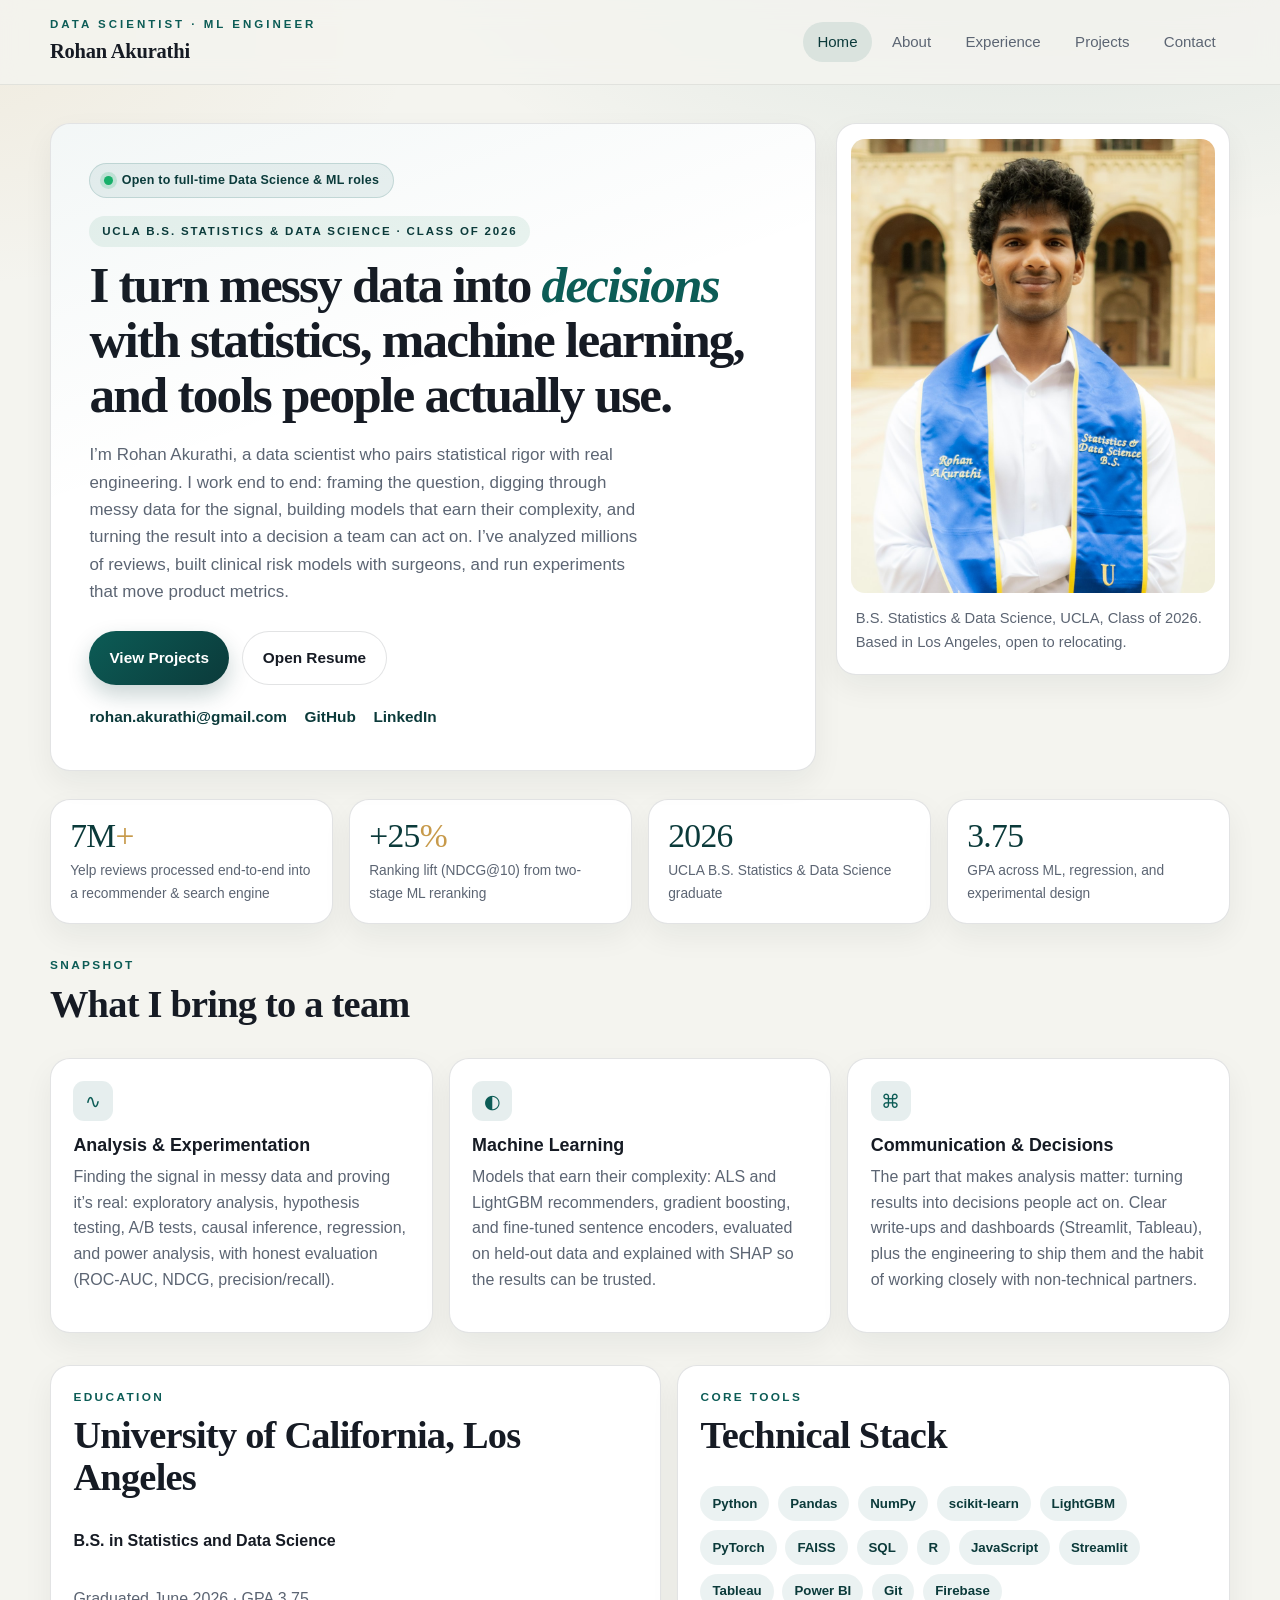
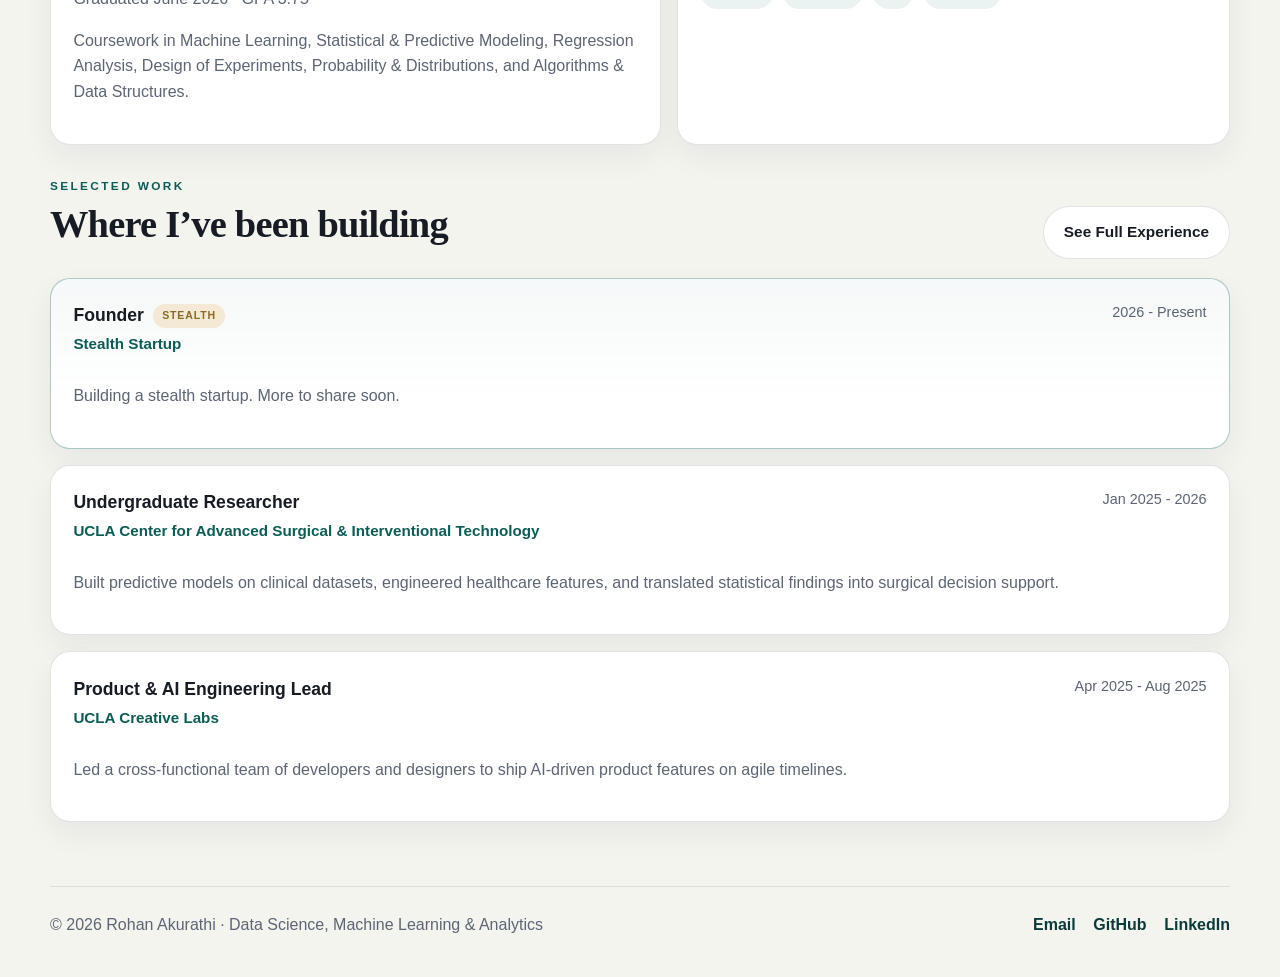
<file: index.html>
<!DOCTYPE html>
<html lang="en">
  <head>
    <meta charset="UTF-8" />
    <meta name="viewport" content="width=device-width, initial-scale=1.0" />
    <title>Rohan Akurathi | Data Scientist &amp; ML Engineer</title>
    <meta
      name="description"
      content="Rohan Akurathi, UCLA B.S. in Statistics &amp; Data Science (Class of 2026). Data scientist and ML engineer building recommendation systems, clinical prediction models, and AI-powered products. Open to full-time roles."
    />
    <link rel="stylesheet" href="styles.css" />
  </head>
  <body>
    <div class="site-shell">
      <header class="site-header">
        <div class="nav-wrap">
          <a class="brand" href="index.html">
            <span class="brand-mark">Data Scientist · ML Engineer</span>
            <span class="brand-name">Rohan Akurathi</span>
          </a>
          <nav class="nav-links" aria-label="Primary">
            <a class="active" href="index.html">Home</a>
            <a href="about.html">About</a>
            <a href="experience.html">Experience</a>
            <a href="projects.html">Projects</a>
            <a href="contact.html">Contact</a>
          </nav>
        </div>
      </header>

      <main class="content-wrap">
        <section class="hero">
          <div class="panel hero-copy">
            <span class="availability"><span class="dot"></span> Open to full-time Data Science &amp; ML roles</span>
            <span class="eyebrow">UCLA B.S. Statistics &amp; Data Science · Class of 2026</span>
            <h1>I turn messy data into <span class="accent">decisions</span> with statistics, machine learning, and tools people actually use.</h1>
            <p class="lead">
              I’m Rohan Akurathi, a data scientist who pairs statistical rigor with real engineering. I work end to end:
              framing the question, digging through messy data for the signal, building models that earn their complexity, and
              turning the result into a decision a team can act on. I’ve analyzed millions of reviews, built clinical risk models
              with surgeons, and run experiments that move product metrics.
            </p>
            <div class="cta-row">
              <a class="button primary" href="projects.html">View Projects</a>
              <a class="button secondary" href="assets/Rohan_Akurathi_Resume.pdf" target="_blank" rel="noreferrer">Open Resume</a>
            </div>
            <div class="inline-links">
              <a class="text-link" href="mailto:rohan.akurathi@gmail.com">rohan.akurathi@gmail.com</a>
              <a class="text-link" href="https://github.com/RohanAkurathi" target="_blank" rel="noreferrer">GitHub</a>
              <a class="text-link" href="https://www.linkedin.com/in/rohan-akurathi/" target="_blank" rel="noreferrer">LinkedIn</a>
            </div>
          </div>

          <div class="hero-side">
            <div class="portrait-card">
              <div class="portrait" aria-label="Portrait of Rohan Akurathi">
                <img src="assets/headshot.jpg" alt="Rohan Akurathi, UCLA Class of 2026, Statistics and Data Science" />
              </div>
              <p class="portrait-note">
                B.S. Statistics &amp; Data Science, UCLA, Class of 2026. Based in Los Angeles, open to relocating.
              </p>
            </div>
          </div>
        </section>

        <section class="proof-bar" aria-label="Highlights">
          <div class="metric">
            <div class="stat-value">7M<span class="unit">+</span></div>
            <div class="stat-label">Yelp reviews processed end-to-end into a recommender &amp; search engine</div>
          </div>
          <div class="metric">
            <div class="stat-value">+25<span class="unit">%</span></div>
            <div class="stat-label">Ranking lift (NDCG@10) from two-stage ML reranking</div>
          </div>
          <div class="metric">
            <div class="stat-value">2026</div>
            <div class="stat-label">UCLA B.S. Statistics &amp; Data Science graduate</div>
          </div>
          <div class="metric">
            <div class="stat-value">3.75</div>
            <div class="stat-label">GPA across ML, regression, and experimental design</div>
          </div>
        </section>

        <section class="section">
          <div class="section-header">
            <div>
              <div class="section-kicker">Snapshot</div>
              <h2>What I bring to a team</h2>
            </div>
          </div>
          <div class="card-grid">
            <article class="card">
              <div class="card-icon" aria-hidden="true">∿</div>
              <h3>Analysis &amp; Experimentation</h3>
              <p>
                Finding the signal in messy data and proving it’s real: exploratory analysis, hypothesis testing, A/B tests,
                causal inference, regression, and power analysis, with honest evaluation (ROC-AUC, NDCG, precision/recall).
              </p>
            </article>
            <article class="card">
              <div class="card-icon" aria-hidden="true">◐</div>
              <h3>Machine Learning</h3>
              <p>
                Models that earn their complexity: ALS and LightGBM recommenders, gradient boosting, and fine-tuned sentence
                encoders, evaluated on held-out data and explained with SHAP so the results can be trusted.
              </p>
            </article>
            <article class="card">
              <div class="card-icon" aria-hidden="true">⌘</div>
              <h3>Communication &amp; Decisions</h3>
              <p>
                The part that makes analysis matter: turning results into decisions people act on. Clear write-ups and dashboards
                (Streamlit, Tableau), plus the engineering to ship them and the habit of working closely with non-technical partners.
              </p>
            </article>
          </div>
        </section>

        <section class="section split">
          <div class="card">
            <div class="section-kicker">Education</div>
            <h2>University of California, Los Angeles</h2>
            <p class="highlight-line">B.S. in Statistics and Data Science</p>
            <p>Graduated June 2026 · GPA 3.75</p>
            <p>
              Coursework in Machine Learning, Statistical &amp; Predictive Modeling, Regression Analysis, Design of Experiments,
              Probability &amp; Distributions, and Algorithms &amp; Data Structures.
            </p>
          </div>
          <div class="skill-cloud">
            <div class="section-kicker">Core Tools</div>
            <h2>Technical Stack</h2>
            <div class="tag-row">
              <span class="tag">Python</span>
              <span class="tag">Pandas</span>
              <span class="tag">NumPy</span>
              <span class="tag">scikit-learn</span>
              <span class="tag">LightGBM</span>
              <span class="tag">PyTorch</span>
              <span class="tag">FAISS</span>
              <span class="tag">SQL</span>
              <span class="tag">R</span>
              <span class="tag">JavaScript</span>
              <span class="tag">Streamlit</span>
              <span class="tag">Tableau</span>
              <span class="tag">Power BI</span>
              <span class="tag">Git</span>
              <span class="tag">Firebase</span>
            </div>
          </div>
        </section>

        <section class="section">
          <div class="section-header">
            <div>
              <div class="section-kicker">Selected Work</div>
              <h2>Where I’ve been building</h2>
            </div>
            <a class="button secondary" href="experience.html">See Full Experience</a>
          </div>
          <div class="timeline">
            <article class="timeline-item current">
              <div class="timeline-head">
                <div>
                  <div class="timeline-role">Founder <span class="pill">Stealth</span></div>
                  <div class="timeline-org">Stealth Startup</div>
                </div>
                <div class="timeline-date">2026 - Present</div>
              </div>
              <p>Building a stealth startup. More to share soon.</p>
            </article>
            <article class="timeline-item">
              <div class="timeline-head">
                <div>
                  <div class="timeline-role">Undergraduate Researcher</div>
                  <div class="timeline-org">UCLA Center for Advanced Surgical &amp; Interventional Technology</div>
                </div>
                <div class="timeline-date">Jan 2025 - 2026</div>
              </div>
              <p>
                Built predictive models on clinical datasets, engineered healthcare features, and translated statistical findings
                into surgical decision support.
              </p>
            </article>
            <article class="timeline-item">
              <div class="timeline-head">
                <div>
                  <div class="timeline-role">Product &amp; AI Engineering Lead</div>
                  <div class="timeline-org">UCLA Creative Labs</div>
                </div>
                <div class="timeline-date">Apr 2025 - Aug 2025</div>
              </div>
              <p>Led a cross-functional team of developers and designers to ship AI-driven product features on agile timelines.</p>
            </article>
          </div>
        </section>
      </main>

      <footer class="footer-wrap">
        <div class="footer-card">
          <span>© 2026 Rohan Akurathi · Data Science, Machine Learning &amp; Analytics</span>
          <div class="footer-links">
            <a href="mailto:rohan.akurathi@gmail.com">Email</a>
            <a href="https://github.com/RohanAkurathi" target="_blank" rel="noreferrer">GitHub</a>
            <a href="https://www.linkedin.com/in/rohan-akurathi/" target="_blank" rel="noreferrer">LinkedIn</a>
          </div>
        </div>
      </footer>
    </div>
  </body>
</html>
</file>
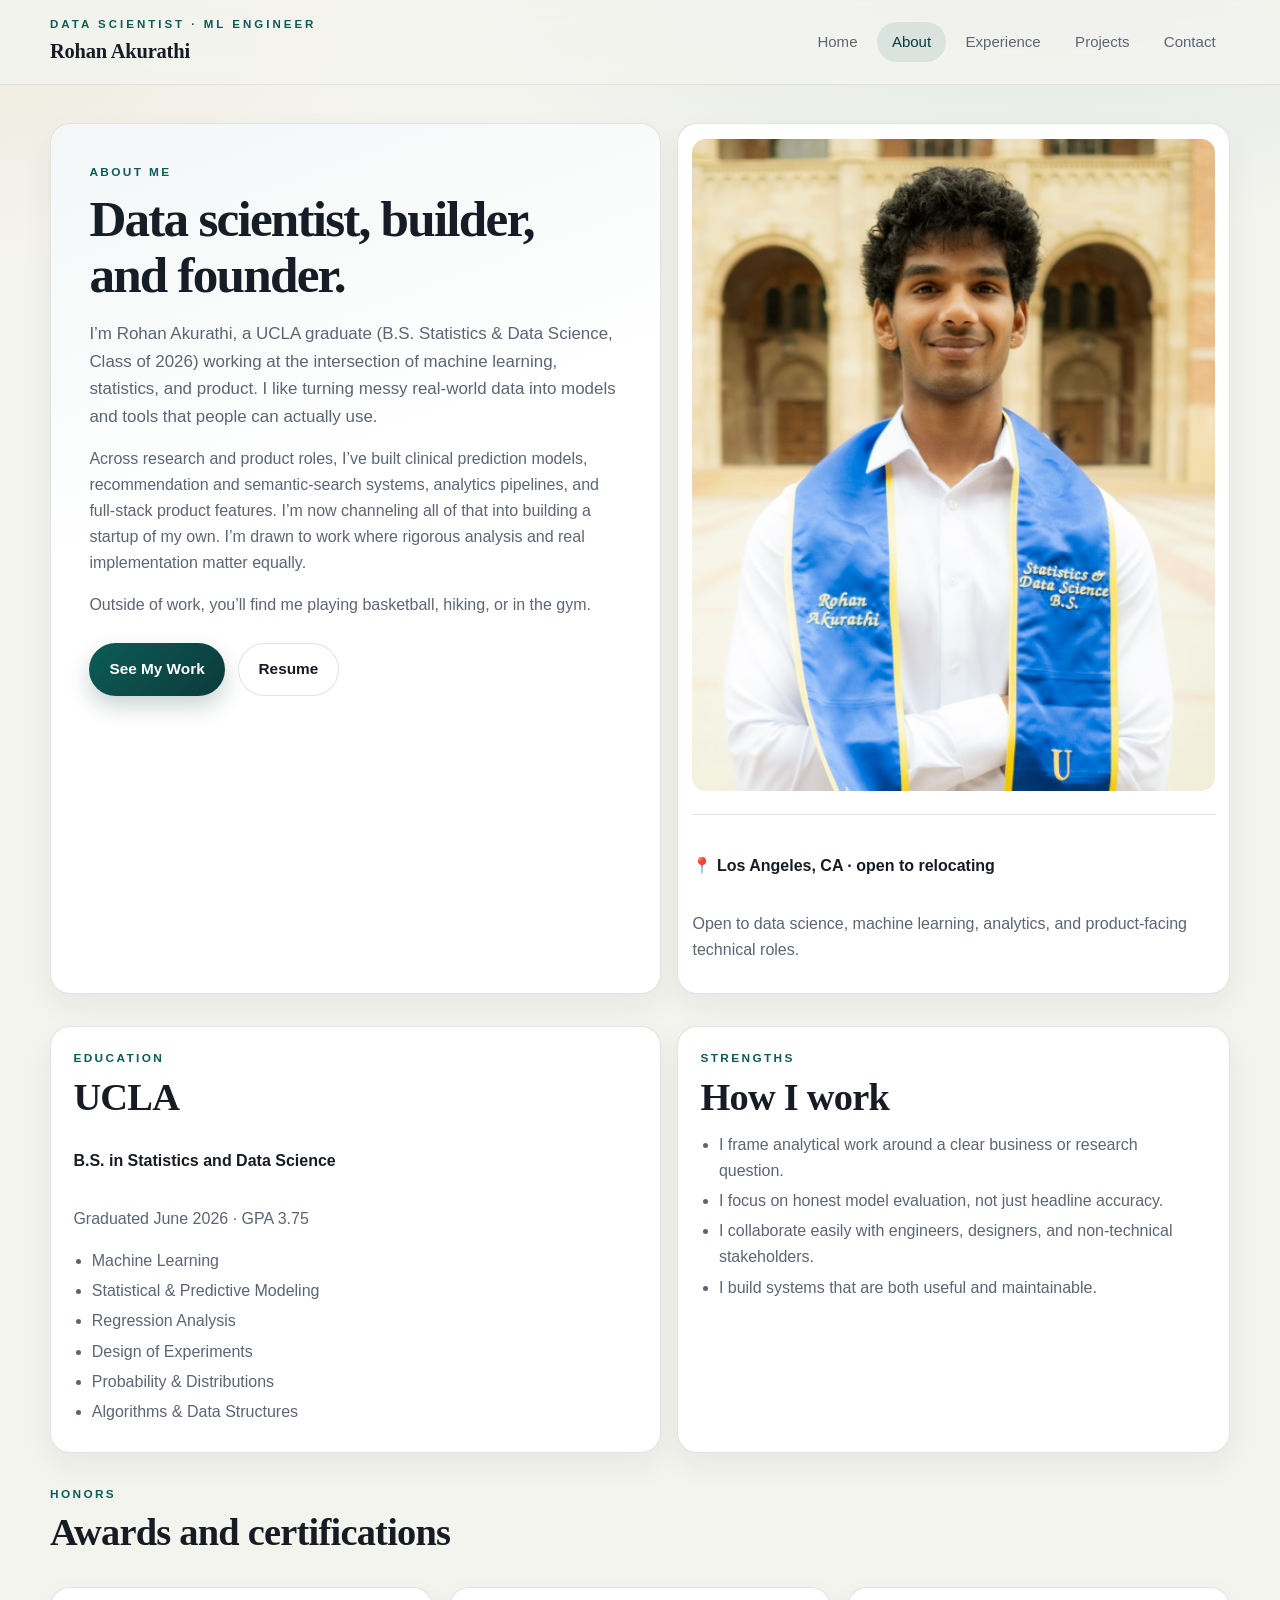
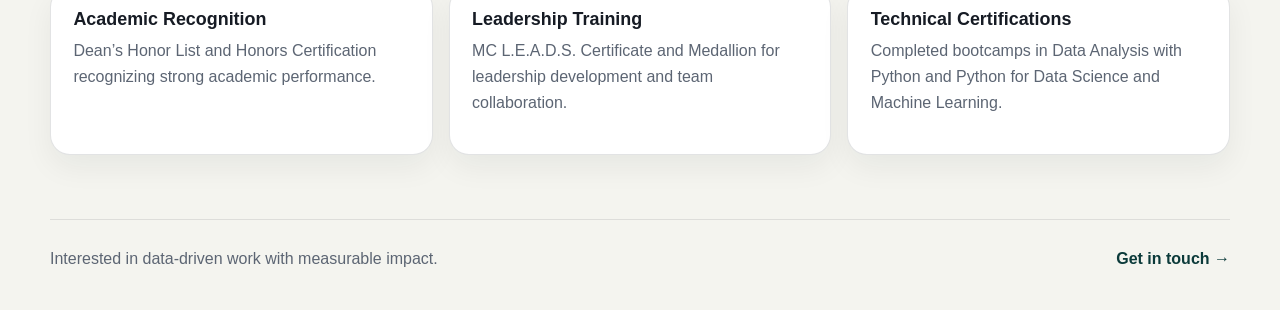
<file: about.html>
<!DOCTYPE html>
<html lang="en">
  <head>
    <meta charset="UTF-8" />
    <meta name="viewport" content="width=device-width, initial-scale=1.0" />
    <title>About | Rohan Akurathi</title>
    <meta
      name="description"
      content="About Rohan Akurathi, UCLA B.S. Statistics &amp; Data Science (2026), data scientist, ML engineer, and founder building a stealth startup."
    />
    <link rel="stylesheet" href="styles.css" />
  </head>
  <body>
    <div class="site-shell">
      <header class="site-header">
        <div class="nav-wrap">
          <a class="brand" href="index.html">
            <span class="brand-mark">Data Scientist · ML Engineer</span>
            <span class="brand-name">Rohan Akurathi</span>
          </a>
          <nav class="nav-links" aria-label="Primary">
            <a href="index.html">Home</a>
            <a class="active" href="about.html">About</a>
            <a href="experience.html">Experience</a>
            <a href="projects.html">Projects</a>
            <a href="contact.html">Contact</a>
          </nav>
        </div>
      </header>

      <main class="content-wrap">
        <section class="split">
          <div class="panel hero-copy">
            <div class="section-kicker">About Me</div>
            <h1>Data scientist, builder, and founder.</h1>
            <p class="lead">
              I’m Rohan Akurathi, a UCLA graduate (B.S. Statistics &amp; Data Science, Class of 2026) working at the intersection
              of machine learning, statistics, and product. I like turning messy real-world data into models and tools that people
              can actually use.
            </p>
            <p>
              Across research and product roles, I’ve built clinical prediction models, recommendation and semantic-search systems,
              analytics pipelines, and full-stack product features. I’m now channeling all of that into building a startup of my
              own. I’m drawn to work where rigorous analysis and real implementation matter equally.
            </p>
            <p>
              Outside of work, you’ll find me playing basketball, hiking, or in the gym.
            </p>
            <div class="cta-row">
              <a class="button primary" href="projects.html">See My Work</a>
              <a class="button secondary" href="assets/Rohan_Akurathi_Resume.pdf" target="_blank" rel="noreferrer">Resume</a>
            </div>
          </div>

          <div class="portrait-card">
            <div class="portrait" aria-label="Portrait of Rohan Akurathi">
              <img src="assets/headshot.jpg" alt="Rohan Akurathi, UCLA Class of 2026" />
            </div>
            <div class="divider"></div>
            <p class="highlight-line">📍 Los Angeles, CA · open to relocating</p>
            <p>Open to data science, machine learning, analytics, and product-facing technical roles.</p>
          </div>
        </section>

        <section class="section split">
          <div class="card">
            <div class="section-kicker">Education</div>
            <h2>UCLA</h2>
            <p class="highlight-line">B.S. in Statistics and Data Science</p>
            <p>Graduated June 2026 · GPA 3.75</p>
            <ul>
              <li>Machine Learning</li>
              <li>Statistical &amp; Predictive Modeling</li>
              <li>Regression Analysis</li>
              <li>Design of Experiments</li>
              <li>Probability &amp; Distributions</li>
              <li>Algorithms &amp; Data Structures</li>
            </ul>
          </div>

          <div class="card">
            <div class="section-kicker">Strengths</div>
            <h2>How I work</h2>
            <ul>
              <li>I frame analytical work around a clear business or research question.</li>
              <li>I focus on honest model evaluation, not just headline accuracy.</li>
              <li>I collaborate easily with engineers, designers, and non-technical stakeholders.</li>
              <li>I build systems that are both useful and maintainable.</li>
            </ul>
          </div>
        </section>

        <section class="section">
          <div class="section-header">
            <div>
              <div class="section-kicker">Honors</div>
              <h2>Awards and certifications</h2>
            </div>
          </div>
          <div class="card-grid">
            <article class="card">
              <h3>Academic Recognition</h3>
              <p>Dean’s Honor List and Honors Certification recognizing strong academic performance.</p>
            </article>
            <article class="card">
              <h3>Leadership Training</h3>
              <p>MC L.E.A.D.S. Certificate and Medallion for leadership development and team collaboration.</p>
            </article>
            <article class="card">
              <h3>Technical Certifications</h3>
              <p>Completed bootcamps in Data Analysis with Python and Python for Data Science and Machine Learning.</p>
            </article>
          </div>
        </section>
      </main>

      <footer class="footer-wrap">
        <div class="footer-card">
          <span>Interested in data-driven work with measurable impact.</span>
          <a href="contact.html">Get in touch →</a>
        </div>
      </footer>
    </div>
  </body>
</html>
</file>
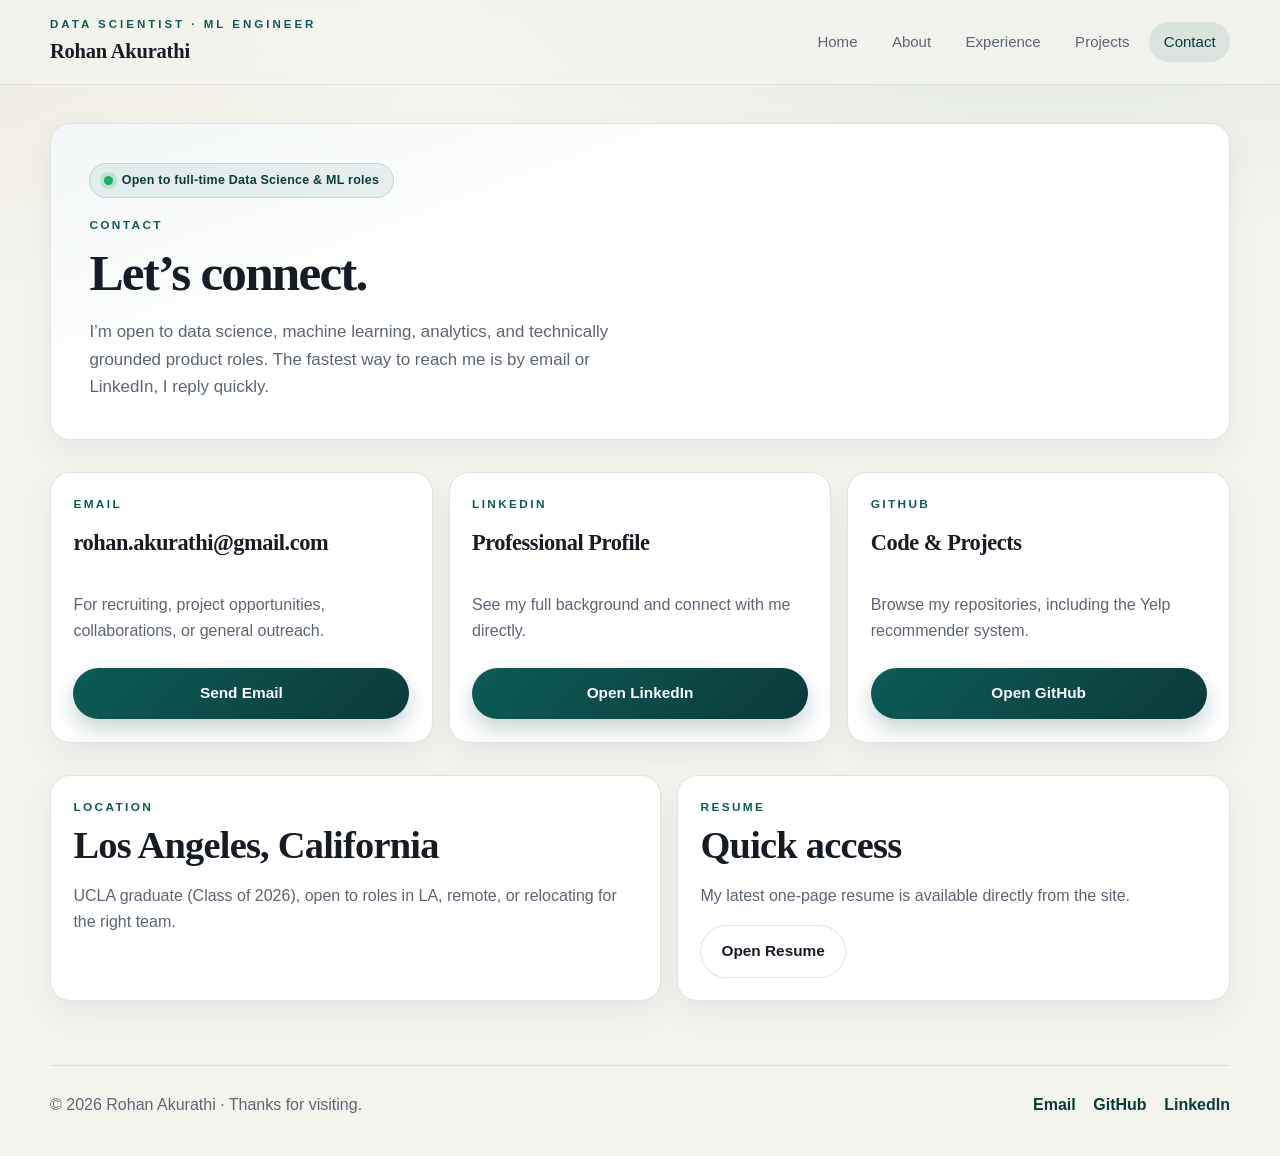
<file: contact.html>
<!DOCTYPE html>
<html lang="en">
  <head>
    <meta charset="UTF-8" />
    <meta name="viewport" content="width=device-width, initial-scale=1.0" />
    <title>Contact | Rohan Akurathi</title>
    <meta
      name="description"
      content="Get in touch with Rohan Akurathi, data scientist and ML engineer, open to full-time roles. Reach out by email, LinkedIn, or GitHub."
    />
    <link rel="stylesheet" href="styles.css" />
  </head>
  <body>
    <div class="site-shell">
      <header class="site-header">
        <div class="nav-wrap">
          <a class="brand" href="index.html">
            <span class="brand-mark">Data Scientist · ML Engineer</span>
            <span class="brand-name">Rohan Akurathi</span>
          </a>
          <nav class="nav-links" aria-label="Primary">
            <a href="index.html">Home</a>
            <a href="about.html">About</a>
            <a href="experience.html">Experience</a>
            <a href="projects.html">Projects</a>
            <a class="active" href="contact.html">Contact</a>
          </nav>
        </div>
      </header>

      <main class="content-wrap">
        <section class="panel hero-copy">
          <span class="availability"><span class="dot"></span> Open to full-time Data Science &amp; ML roles</span>
          <div class="section-kicker">Contact</div>
          <h1>Let’s connect.</h1>
          <p class="lead">
            I’m open to data science, machine learning, analytics, and technically grounded product roles. The fastest way to reach
            me is by email or LinkedIn, I reply quickly.
          </p>
        </section>

        <section class="section contact-grid">
          <article class="contact-panel">
            <div class="section-kicker">Email</div>
            <h2 style="font-size:1.4rem">rohan.akurathi@gmail.com</h2>
            <p>For recruiting, project opportunities, collaborations, or general outreach.</p>
            <a class="button primary" href="mailto:rohan.akurathi@gmail.com">Send Email</a>
          </article>

          <article class="contact-panel">
            <div class="section-kicker">LinkedIn</div>
            <h2 style="font-size:1.4rem">Professional Profile</h2>
            <p>See my full background and connect with me directly.</p>
            <a class="button primary" href="https://www.linkedin.com/in/rohan-akurathi/" target="_blank" rel="noreferrer">Open LinkedIn</a>
          </article>

          <article class="contact-panel">
            <div class="section-kicker">GitHub</div>
            <h2 style="font-size:1.4rem">Code &amp; Projects</h2>
            <p>Browse my repositories, including the Yelp recommender system.</p>
            <a class="button primary" href="https://github.com/RohanAkurathi" target="_blank" rel="noreferrer">Open GitHub</a>
          </article>
        </section>

        <section class="section split">
          <div class="card">
            <div class="section-kicker">Location</div>
            <h2>Los Angeles, California</h2>
            <p>UCLA graduate (Class of 2026), open to roles in LA, remote, or relocating for the right team.</p>
          </div>
          <div class="card">
            <div class="section-kicker">Resume</div>
            <h2>Quick access</h2>
            <p>My latest one-page resume is available directly from the site.</p>
            <a class="button secondary" href="assets/Rohan_Akurathi_Resume.pdf" target="_blank" rel="noreferrer">Open Resume</a>
          </div>
        </section>
      </main>

      <footer class="footer-wrap">
        <div class="footer-card">
          <span>© 2026 Rohan Akurathi · Thanks for visiting.</span>
          <div class="footer-links">
            <a href="mailto:rohan.akurathi@gmail.com">Email</a>
            <a href="https://github.com/RohanAkurathi" target="_blank" rel="noreferrer">GitHub</a>
            <a href="https://www.linkedin.com/in/rohan-akurathi/" target="_blank" rel="noreferrer">LinkedIn</a>
          </div>
        </div>
      </footer>
    </div>
  </body>
</html>
</file>
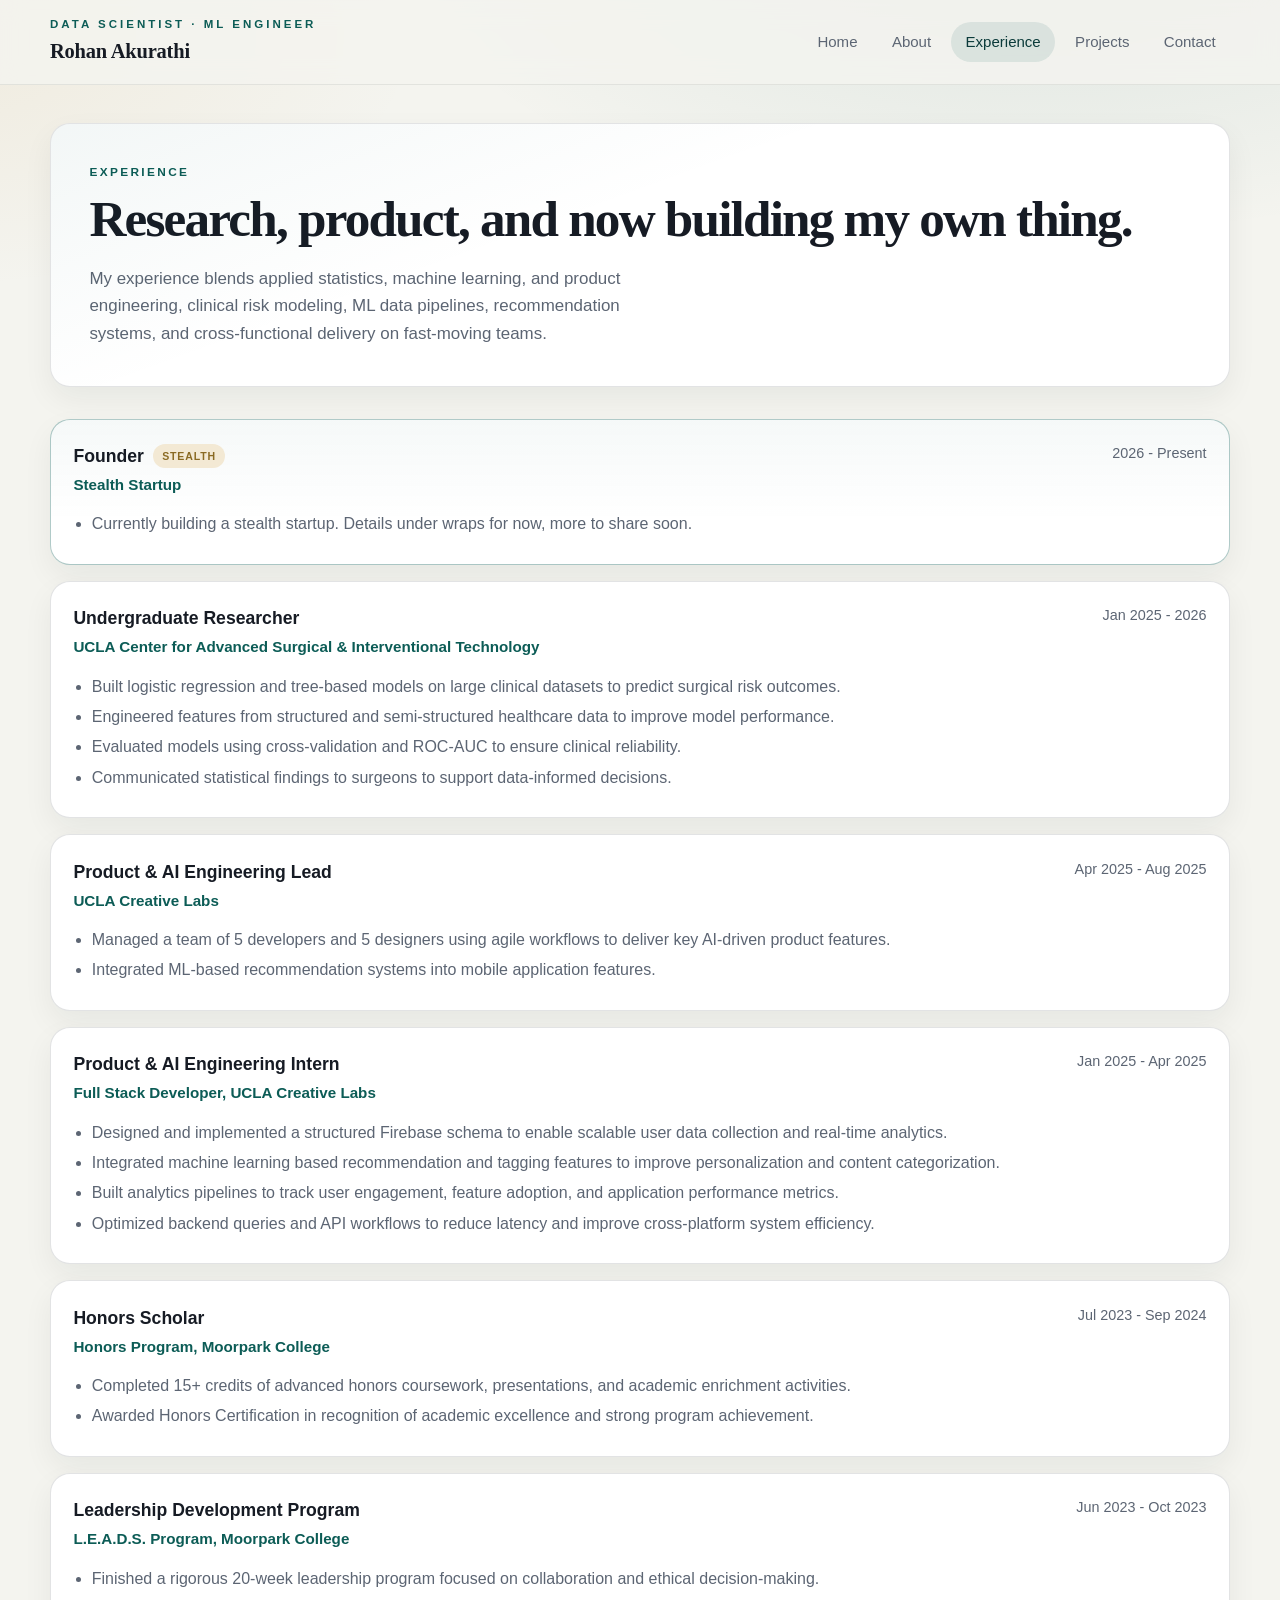
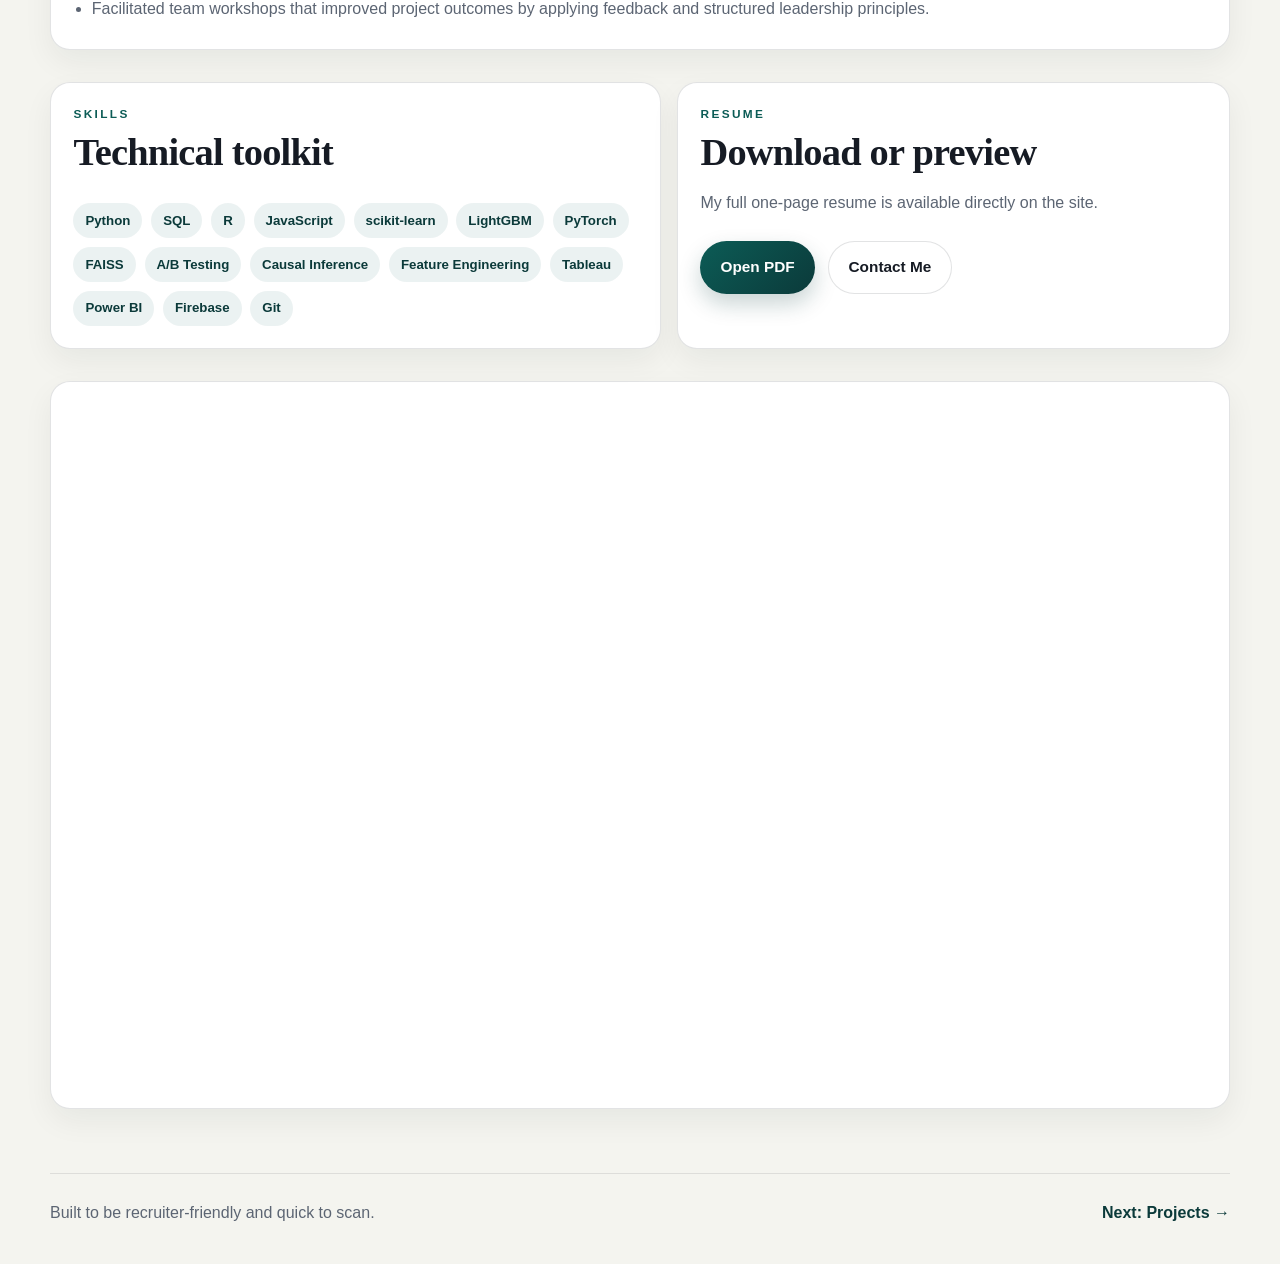
<file: experience.html>
<!DOCTYPE html>
<html lang="en">
  <head>
    <meta charset="UTF-8" />
    <meta name="viewport" content="width=device-width, initial-scale=1.0" />
    <title>Experience | Rohan Akurathi</title>
    <meta
      name="description"
      content="Experience of Rohan Akurathi, founder of a stealth startup, clinical ML researcher at UCLA, and AI product engineering lead."
    />
    <link rel="stylesheet" href="styles.css" />
  </head>
  <body>
    <div class="site-shell">
      <header class="site-header">
        <div class="nav-wrap">
          <a class="brand" href="index.html">
            <span class="brand-mark">Data Scientist · ML Engineer</span>
            <span class="brand-name">Rohan Akurathi</span>
          </a>
          <nav class="nav-links" aria-label="Primary">
            <a href="index.html">Home</a>
            <a href="about.html">About</a>
            <a class="active" href="experience.html">Experience</a>
            <a href="projects.html">Projects</a>
            <a href="contact.html">Contact</a>
          </nav>
        </div>
      </header>

      <main class="content-wrap">
        <section class="panel hero-copy">
          <div class="section-kicker">Experience</div>
          <h1>Research, product, and now building my own thing.</h1>
          <p class="lead">
            My experience blends applied statistics, machine learning, and product engineering, clinical risk modeling, ML data
            pipelines, recommendation systems, and cross-functional delivery on fast-moving teams.
          </p>
        </section>

        <section class="section">
          <div class="timeline">
            <article class="timeline-item current">
              <div class="timeline-head">
                <div>
                  <div class="timeline-role">Founder <span class="pill">Stealth</span></div>
                  <div class="timeline-org">Stealth Startup</div>
                </div>
                <div class="timeline-date">2026 - Present</div>
              </div>
              <ul>
                <li>Currently building a stealth startup. Details under wraps for now, more to share soon.</li>
              </ul>
            </article>

            <article class="timeline-item">
              <div class="timeline-head">
                <div>
                  <div class="timeline-role">Undergraduate Researcher</div>
                  <div class="timeline-org">UCLA Center for Advanced Surgical &amp; Interventional Technology</div>
                </div>
                <div class="timeline-date">Jan 2025 - 2026</div>
              </div>
              <ul>
                <li>Built logistic regression and tree-based models on large clinical datasets to predict surgical risk outcomes.</li>
                <li>Engineered features from structured and semi-structured healthcare data to improve model performance.</li>
                <li>Evaluated models using cross-validation and ROC-AUC to ensure clinical reliability.</li>
                <li>Communicated statistical findings to surgeons to support data-informed decisions.</li>
              </ul>
            </article>

            <article class="timeline-item">
              <div class="timeline-head">
                <div>
                  <div class="timeline-role">Product &amp; AI Engineering Lead</div>
                  <div class="timeline-org">UCLA Creative Labs</div>
                </div>
                <div class="timeline-date">Apr 2025 - Aug 2025</div>
              </div>
              <ul>
                <li>Managed a team of 5 developers and 5 designers using agile workflows to deliver key AI-driven product features.</li>
                <li>Integrated ML-based recommendation systems into mobile application features.</li>
              </ul>
            </article>

            <article class="timeline-item">
              <div class="timeline-head">
                <div>
                  <div class="timeline-role">Product &amp; AI Engineering Intern</div>
                  <div class="timeline-org">Full Stack Developer, UCLA Creative Labs</div>
                </div>
                <div class="timeline-date">Jan 2025 - Apr 2025</div>
              </div>
              <ul>
                <li>Designed and implemented a structured Firebase schema to enable scalable user data collection and real-time analytics.</li>
                <li>Integrated machine learning based recommendation and tagging features to improve personalization and content categorization.</li>
                <li>Built analytics pipelines to track user engagement, feature adoption, and application performance metrics.</li>
                <li>Optimized backend queries and API workflows to reduce latency and improve cross-platform system efficiency.</li>
              </ul>
            </article>

            <article class="timeline-item">
              <div class="timeline-head">
                <div>
                  <div class="timeline-role">Honors Scholar</div>
                  <div class="timeline-org">Honors Program, Moorpark College</div>
                </div>
                <div class="timeline-date">Jul 2023 - Sep 2024</div>
              </div>
              <ul>
                <li>Completed 15+ credits of advanced honors coursework, presentations, and academic enrichment activities.</li>
                <li>Awarded Honors Certification in recognition of academic excellence and strong program achievement.</li>
              </ul>
            </article>

            <article class="timeline-item">
              <div class="timeline-head">
                <div>
                  <div class="timeline-role">Leadership Development Program</div>
                  <div class="timeline-org">L.E.A.D.S. Program, Moorpark College</div>
                </div>
                <div class="timeline-date">Jun 2023 - Oct 2023</div>
              </div>
              <ul>
                <li>Finished a rigorous 20-week leadership program focused on collaboration and ethical decision-making.</li>
                <li>Facilitated team workshops that improved project outcomes by applying feedback and structured leadership principles.</li>
              </ul>
            </article>
          </div>
        </section>

        <section class="section split">
          <div class="skill-cloud">
            <div class="section-kicker">Skills</div>
            <h2>Technical toolkit</h2>
            <div class="tag-row">
              <span class="tag">Python</span>
              <span class="tag">SQL</span>
              <span class="tag">R</span>
              <span class="tag">JavaScript</span>
              <span class="tag">scikit-learn</span>
              <span class="tag">LightGBM</span>
              <span class="tag">PyTorch</span>
              <span class="tag">FAISS</span>
              <span class="tag">A/B Testing</span>
              <span class="tag">Causal Inference</span>
              <span class="tag">Feature Engineering</span>
              <span class="tag">Tableau</span>
              <span class="tag">Power BI</span>
              <span class="tag">Firebase</span>
              <span class="tag">Git</span>
            </div>
          </div>

          <div class="card">
            <div class="section-kicker">Resume</div>
            <h2>Download or preview</h2>
            <p>My full one-page resume is available directly on the site.</p>
            <div class="cta-row">
              <a class="button primary" href="assets/Rohan_Akurathi_Resume.pdf" target="_blank" rel="noreferrer">Open PDF</a>
              <a class="button secondary" href="contact.html">Contact Me</a>
            </div>
          </div>
        </section>

        <section class="section resume-frame">
          <iframe src="assets/Rohan_Akurathi_Resume.pdf" title="Rohan Akurathi Resume"></iframe>
        </section>
      </main>

      <footer class="footer-wrap">
        <div class="footer-card">
          <span>Built to be recruiter-friendly and quick to scan.</span>
          <a href="projects.html">Next: Projects →</a>
        </div>
      </footer>
    </div>
  </body>
</html>
</file>
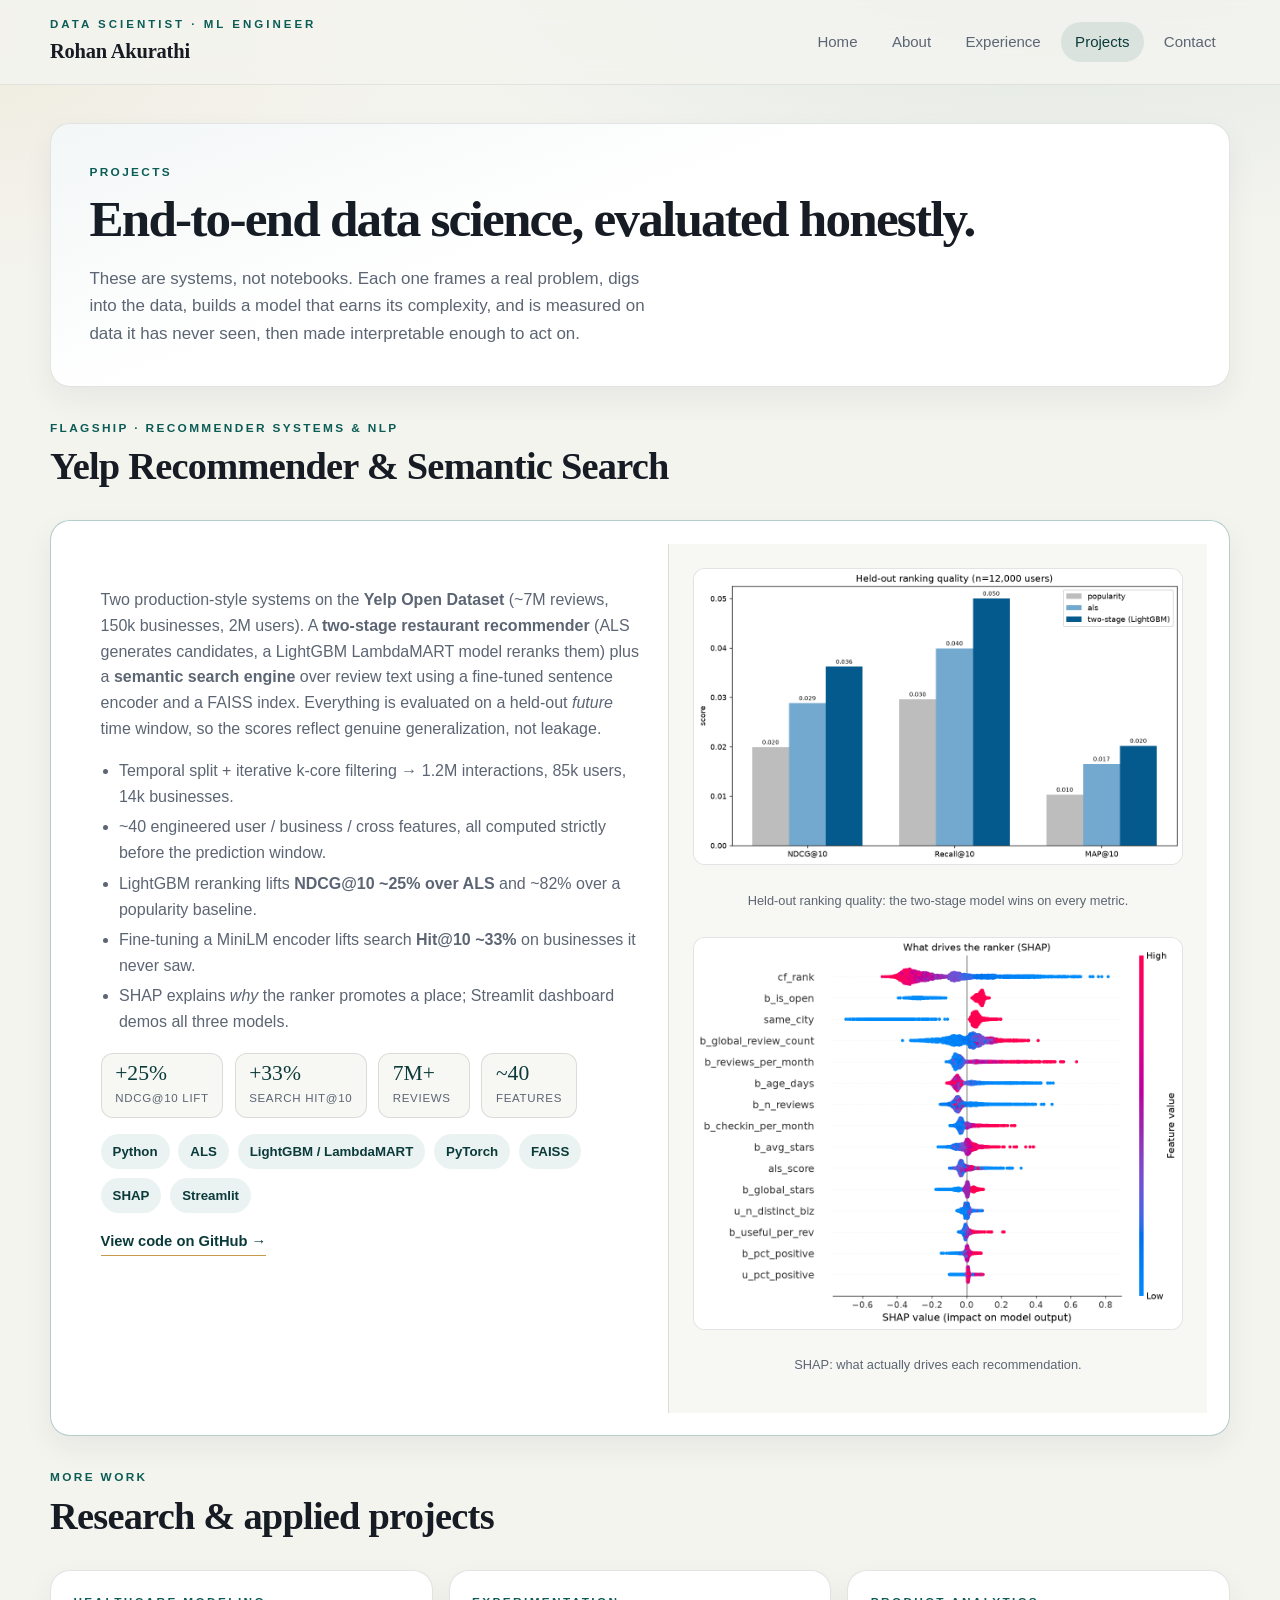
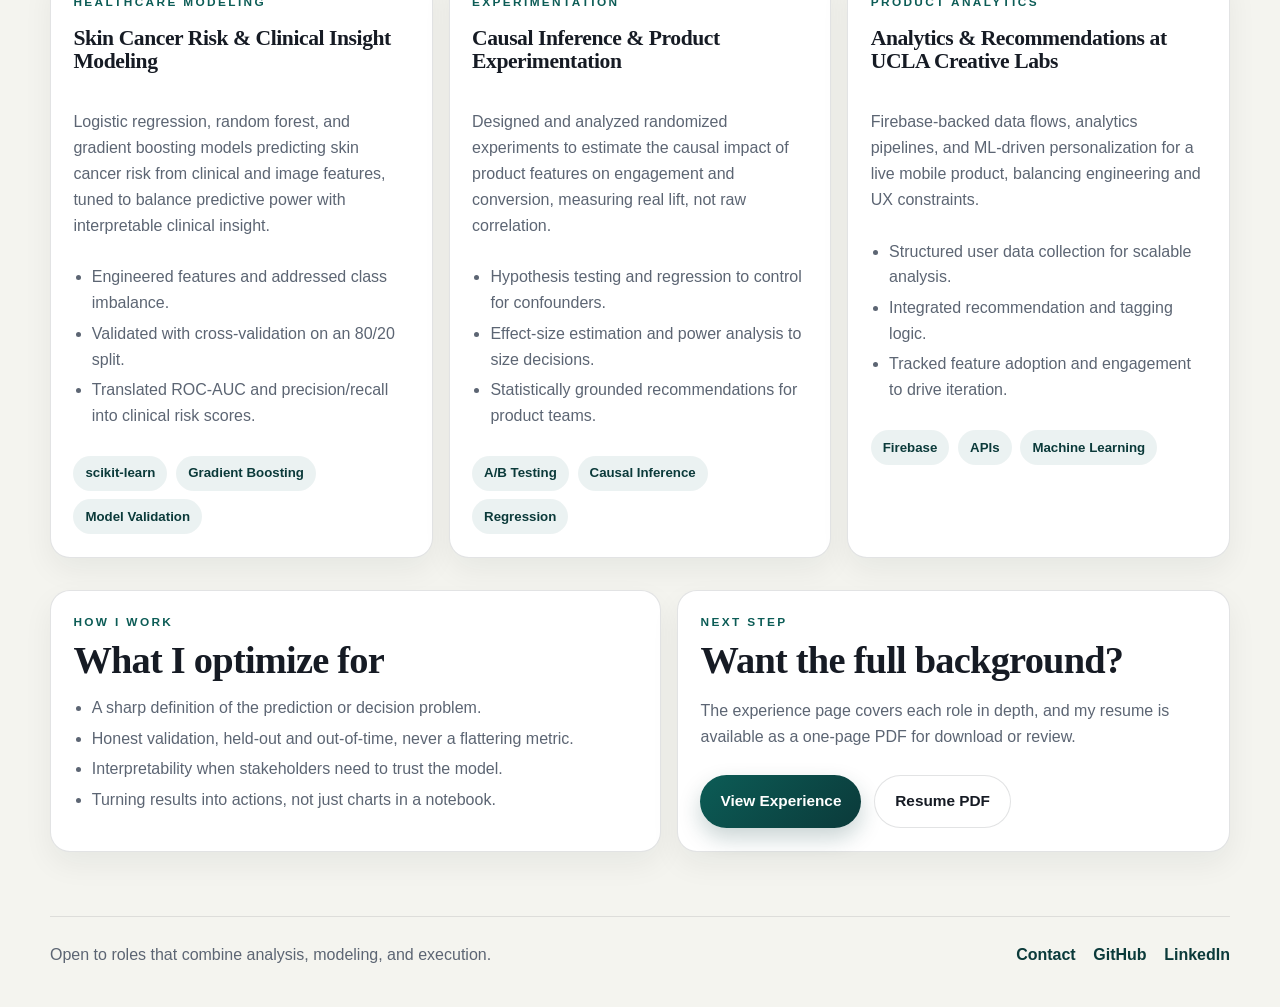
<file: projects.html>
<!DOCTYPE html>
<html lang="en">
  <head>
    <meta charset="UTF-8" />
    <meta name="viewport" content="width=device-width, initial-scale=1.0" />
    <title>Projects | Rohan Akurathi</title>
    <meta
      name="description"
      content="Machine learning and data science projects by Rohan Akurathi, a two-stage Yelp recommender, semantic search, clinical risk modeling, and product experimentation."
    />
    <link rel="stylesheet" href="styles.css" />
  </head>
  <body>
    <div class="site-shell">
      <header class="site-header">
        <div class="nav-wrap">
          <a class="brand" href="index.html">
            <span class="brand-mark">Data Scientist · ML Engineer</span>
            <span class="brand-name">Rohan Akurathi</span>
          </a>
          <nav class="nav-links" aria-label="Primary">
            <a href="index.html">Home</a>
            <a href="about.html">About</a>
            <a href="experience.html">Experience</a>
            <a class="active" href="projects.html">Projects</a>
            <a href="contact.html">Contact</a>
          </nav>
        </div>
      </header>

      <main class="content-wrap">
        <section class="panel hero-copy">
          <div class="section-kicker">Projects</div>
          <h1>End-to-end data science, evaluated honestly.</h1>
          <p class="lead">
            These are systems, not notebooks. Each one frames a real problem, digs into the data, builds a model that earns its
            complexity, and is measured on data it has never seen, then made interpretable enough to act on.
          </p>
        </section>

        <!-- Flagship project -->
        <section class="section">
          <div class="section-header">
            <div>
              <div class="section-kicker">Flagship · Recommender Systems &amp; NLP</div>
              <h2>Yelp Recommender &amp; Semantic Search</h2>
            </div>
          </div>

          <article class="project-card featured">
            <div class="project-featured-grid">
              <div class="pf-body">
                <p>
                  Two production-style systems on the <strong>Yelp Open Dataset</strong> (~7M reviews, 150k businesses, 2M users).
                  A <strong>two-stage restaurant recommender</strong> (ALS generates candidates, a LightGBM LambdaMART model
                  reranks them) plus a <strong>semantic search engine</strong> over review text using a fine-tuned sentence
                  encoder and a FAISS index. Everything is evaluated on a held-out <em>future</em> time window, so the scores
                  reflect genuine generalization, not leakage.
                </p>
                <ul>
                  <li>Temporal split + iterative k-core filtering → 1.2M interactions, 85k users, 14k businesses.</li>
                  <li>~40 engineered user / business / cross features, all computed strictly before the prediction window.</li>
                  <li>LightGBM reranking lifts <strong>NDCG@10 ~25% over ALS</strong> and ~82% over a popularity baseline.</li>
                  <li>Fine-tuning a MiniLM encoder lifts search <strong>Hit@10 ~33%</strong> on businesses it never saw.</li>
                  <li>SHAP explains <em>why</em> the ranker promotes a place; Streamlit dashboard demos all three models.</li>
                </ul>

                <div class="metric-chips">
                  <div class="metric-chip">
                    <div class="mc-value">+25%</div>
                    <div class="mc-label">NDCG@10 lift</div>
                  </div>
                  <div class="metric-chip">
                    <div class="mc-value">+33%</div>
                    <div class="mc-label">Search Hit@10</div>
                  </div>
                  <div class="metric-chip">
                    <div class="mc-value">7M+</div>
                    <div class="mc-label">Reviews</div>
                  </div>
                  <div class="metric-chip">
                    <div class="mc-value">~40</div>
                    <div class="mc-label">Features</div>
                  </div>
                </div>

                <div class="tag-row">
                  <span class="tag">Python</span>
                  <span class="tag">ALS</span>
                  <span class="tag">LightGBM / LambdaMART</span>
                  <span class="tag">PyTorch</span>
                  <span class="tag">FAISS</span>
                  <span class="tag">SHAP</span>
                  <span class="tag">Streamlit</span>
                </div>

                <a class="repo-link" href="https://github.com/RohanAkurathi/Yelp-Open-Data-Project" target="_blank" rel="noreferrer">
                  View code on GitHub →
                </a>
              </div>

              <div class="pf-media">
                <img src="assets/projects/yelp_recsys_metrics.png" alt="Held-out ranking quality: popularity vs ALS vs two-stage LightGBM across NDCG@10, Recall@10, and MAP@10" />
                <p class="media-caption">Held-out ranking quality: the two-stage model wins on every metric.</p>
                <img src="assets/projects/yelp_shap_beeswarm.png" alt="SHAP beeswarm plot showing which features drive the ranker's decisions" />
                <p class="media-caption">SHAP: what actually drives each recommendation.</p>
              </div>
            </div>
          </article>
        </section>

        <section class="section">
          <div class="section-header">
            <div>
              <div class="section-kicker">More Work</div>
              <h2>Research &amp; applied projects</h2>
            </div>
          </div>
          <div class="project-grid">
            <article class="project-card">
              <div class="section-kicker">Healthcare Modeling</div>
              <h2 style="font-size:1.35rem">Skin Cancer Risk &amp; Clinical Insight Modeling</h2>
              <p>
                Logistic regression, random forest, and gradient boosting models predicting skin cancer risk from clinical and
                image features, tuned to balance predictive power with interpretable clinical insight.
              </p>
              <ul>
                <li>Engineered features and addressed class imbalance.</li>
                <li>Validated with cross-validation on an 80/20 split.</li>
                <li>Translated ROC-AUC and precision/recall into clinical risk scores.</li>
              </ul>
              <div class="tag-row">
                <span class="tag">scikit-learn</span>
                <span class="tag">Gradient Boosting</span>
                <span class="tag">Model Validation</span>
              </div>
            </article>

            <article class="project-card">
              <div class="section-kicker">Experimentation</div>
              <h2 style="font-size:1.35rem">Causal Inference &amp; Product Experimentation</h2>
              <p>
                Designed and analyzed randomized experiments to estimate the causal impact of product features on engagement and
                conversion, measuring real lift, not raw correlation.
              </p>
              <ul>
                <li>Hypothesis testing and regression to control for confounders.</li>
                <li>Effect-size estimation and power analysis to size decisions.</li>
                <li>Statistically grounded recommendations for product teams.</li>
              </ul>
              <div class="tag-row">
                <span class="tag">A/B Testing</span>
                <span class="tag">Causal Inference</span>
                <span class="tag">Regression</span>
              </div>
            </article>

            <article class="project-card">
              <div class="section-kicker">Product Analytics</div>
              <h2 style="font-size:1.35rem">Analytics &amp; Recommendations at UCLA Creative Labs</h2>
              <p>
                Firebase-backed data flows, analytics pipelines, and ML-driven personalization for a live mobile product, balancing
                engineering and UX constraints.
              </p>
              <ul>
                <li>Structured user data collection for scalable analysis.</li>
                <li>Integrated recommendation and tagging logic.</li>
                <li>Tracked feature adoption and engagement to drive iteration.</li>
              </ul>
              <div class="tag-row">
                <span class="tag">Firebase</span>
                <span class="tag">APIs</span>
                <span class="tag">Machine Learning</span>
              </div>
            </article>
          </div>
        </section>

        <section class="section split">
          <div class="card">
            <div class="section-kicker">How I work</div>
            <h2>What I optimize for</h2>
            <ul>
              <li>A sharp definition of the prediction or decision problem.</li>
              <li>Honest validation, held-out and out-of-time, never a flattering metric.</li>
              <li>Interpretability when stakeholders need to trust the model.</li>
              <li>Turning results into actions, not just charts in a notebook.</li>
            </ul>
          </div>
          <div class="card">
            <div class="section-kicker">Next Step</div>
            <h2>Want the full background?</h2>
            <p>
              The experience page covers each role in depth, and my resume is available as a one-page PDF for download or review.
            </p>
            <div class="cta-row">
              <a class="button primary" href="experience.html">View Experience</a>
              <a class="button secondary" href="assets/Rohan_Akurathi_Resume.pdf" target="_blank" rel="noreferrer">Resume PDF</a>
            </div>
          </div>
        </section>
      </main>

      <footer class="footer-wrap">
        <div class="footer-card">
          <span>Open to roles that combine analysis, modeling, and execution.</span>
          <div class="footer-links">
            <a href="contact.html">Contact</a>
            <a href="https://github.com/RohanAkurathi" target="_blank" rel="noreferrer">GitHub</a>
            <a href="https://www.linkedin.com/in/rohan-akurathi/" target="_blank" rel="noreferrer">LinkedIn</a>
          </div>
        </div>
      </footer>
    </div>
  </body>
</html>
</file>
<file: styles.css>
:root {
  --bg: #f4f4ef;
  --paper: #ffffff;
  --paper-strong: #f7f7f3;
  --ink: #161b24;
  --muted: #5c6573;
  --line: rgba(22, 27, 36, 0.12);
  --accent: #0c5c56;
  --accent-soft: #d8ece8;
  --accent-deep: #0b3a3a;
  --gold: #c79a4b;
  --gold-soft: #f3e9d4;
  --shadow: 0 12px 30px rgba(22, 27, 36, 0.06);
  --shadow-lg: 0 24px 60px rgba(11, 58, 58, 0.14);
  --radius: 20px;
  --radius-sm: 14px;
  --max: 1180px;
}

* {
  box-sizing: border-box;
}

html {
  scroll-behavior: smooth;
}

body {
  margin: 0;
  font-family: "Avenir Next", Avenir, "Segoe UI", sans-serif;
  color: var(--ink);
  background:
    radial-gradient(1100px 520px at 82% -8%, rgba(12, 92, 86, 0.10), transparent 60%),
    radial-gradient(900px 460px at -6% 4%, rgba(199, 154, 75, 0.10), transparent 55%),
    var(--bg);
  background-attachment: fixed;
  line-height: 1.62;
}

a {
  color: inherit;
  text-decoration: none;
}

img {
  max-width: 100%;
  display: block;
}

.site-shell {
  min-height: 100vh;
}

/* ---------- Header ---------- */
.site-header {
  position: sticky;
  top: 0;
  z-index: 20;
  backdrop-filter: blur(12px);
  background: rgba(244, 244, 239, 0.85);
  border-bottom: 1px solid rgba(22, 27, 36, 0.08);
}

.nav-wrap,
.content-wrap,
.footer-wrap {
  width: min(calc(100% - 2rem), var(--max));
  margin: 0 auto;
}

.nav-wrap {
  display: flex;
  align-items: center;
  justify-content: space-between;
  gap: 1.5rem;
  padding: 0.95rem 0;
}

.brand {
  display: flex;
  flex-direction: column;
  gap: 0.1rem;
}

.brand-mark {
  font-size: 0.72rem;
  letter-spacing: 0.26em;
  text-transform: uppercase;
  color: var(--accent);
  font-weight: 700;
}

.brand-name {
  font-family: Georgia, "Times New Roman", serif;
  font-size: 1.28rem;
  font-weight: 700;
  letter-spacing: -0.01em;
}

.nav-links {
  display: flex;
  flex-wrap: wrap;
  justify-content: flex-end;
  gap: 0.35rem;
}

.nav-links a {
  padding: 0.5rem 0.9rem;
  border-radius: 999px;
  font-size: 0.94rem;
  font-weight: 500;
  color: var(--muted);
  transition: 160ms ease;
}

.nav-links a:hover,
.nav-links a.active {
  color: var(--accent-deep);
  background: rgba(12, 92, 86, 0.10);
}

.content-wrap {
  padding: 2.4rem 0 4rem;
}

/* ---------- Surfaces ---------- */
.panel,
.card,
.timeline-item,
.contact-panel,
.resume-frame,
.project-card,
.skill-cloud,
.portrait-card,
.metric {
  background: var(--paper);
  border: 1px solid var(--line);
  border-radius: var(--radius);
  box-shadow: var(--shadow);
}

/* ---------- Hero ---------- */
.hero {
  display: grid;
  grid-template-columns: 1.32fr 0.68fr;
  gap: 1.25rem;
  align-items: stretch;
}

.hero-copy {
  padding: 2.4rem;
  position: relative;
  overflow: hidden;
}

.hero-copy::before {
  content: "";
  position: absolute;
  inset: 0;
  background: linear-gradient(160deg, rgba(12, 92, 86, 0.05), transparent 42%);
  pointer-events: none;
}

.eyebrow {
  display: inline-flex;
  align-items: center;
  gap: 0.5rem;
  padding: 0.4rem 0.8rem;
  border-radius: 999px;
  font-size: 0.72rem;
  font-weight: 700;
  letter-spacing: 0.16em;
  text-transform: uppercase;
  background: #eaf4f0;
  color: var(--accent-deep);
}

.availability {
  display: inline-flex;
  align-items: center;
  gap: 0.55rem;
  margin-bottom: 1.1rem;
  padding: 0.42rem 0.85rem;
  border-radius: 999px;
  font-size: 0.78rem;
  font-weight: 700;
  letter-spacing: 0.02em;
  color: var(--accent-deep);
  background: rgba(12, 92, 86, 0.08);
  border: 1px solid rgba(12, 92, 86, 0.16);
}

.availability .dot {
  width: 9px;
  height: 9px;
  border-radius: 50%;
  background: #19b36b;
  box-shadow: 0 0 0 4px rgba(25, 179, 107, 0.18);
  animation: pulse 2.2s ease-in-out infinite;
}

@keyframes pulse {
  0%, 100% { box-shadow: 0 0 0 4px rgba(25, 179, 107, 0.18); }
  50% { box-shadow: 0 0 0 7px rgba(25, 179, 107, 0.05); }
}

h1, h2, h3 {
  line-height: 1.08;
  margin: 0;
}

h1 {
  margin-top: 0.6rem;
  font-family: Georgia, "Times New Roman", serif;
  font-size: clamp(2.4rem, 4vw, 3.7rem);
  letter-spacing: -0.035em;
}

h1 .accent {
  color: var(--accent);
  font-style: italic;
}

h2 {
  font-family: Georgia, "Times New Roman", serif;
  font-size: clamp(1.7rem, 3vw, 2.4rem);
  margin-bottom: 0.85rem;
  letter-spacing: -0.02em;
}

h3 {
  font-size: 1.12rem;
}

.lead {
  font-size: 1.06rem;
  color: var(--muted);
  max-width: 60ch;
  margin: 1.15rem 0 0;
}

.cta-row,
.inline-links {
  display: flex;
  flex-wrap: wrap;
  gap: 0.8rem;
  margin-top: 1.6rem;
}

.button,
.text-link {
  display: inline-flex;
  align-items: center;
  justify-content: center;
  gap: 0.45rem;
  border-radius: 999px;
  padding: 0.82rem 1.25rem;
  font-weight: 600;
  font-size: 0.96rem;
  transition: 180ms ease;
}

.button.primary {
  color: white;
  background: linear-gradient(135deg, #0c5c56, #0b3a3a);
  box-shadow: 0 10px 22px rgba(11, 58, 58, 0.22);
}

.button.secondary {
  border: 1px solid var(--line);
  background: var(--paper);
}

.button:hover,
.text-link:hover {
  transform: translateY(-2px);
}

.button.primary:hover {
  box-shadow: 0 16px 30px rgba(11, 58, 58, 0.28);
}

.inline-links {
  margin-top: 1.3rem;
  gap: 1.1rem;
}

.text-link {
  padding: 0;
  font-weight: 600;
  color: var(--accent-deep);
  border-bottom: 1.5px solid transparent;
  border-radius: 0;
}

.text-link:hover {
  border-bottom-color: var(--gold);
  transform: none;
}

/* ---------- Hero side ---------- */
.hero-side {
  display: grid;
  gap: 1rem;
  align-content: start;
}

.portrait-card {
  padding: 0.9rem;
}

.portrait {
  aspect-ratio: 4 / 5;
  border-radius: calc(var(--radius) - 6px);
  background: var(--paper-strong);
  overflow: hidden;
}

.portrait img {
  width: 100%;
  height: 100%;
  object-fit: cover;
}

.portrait-note {
  margin: 0.85rem 0.3rem 0.3rem;
  color: var(--muted);
  font-size: 0.92rem;
}

.mini-grid {
  display: grid;
  grid-template-columns: repeat(2, minmax(0, 1fr));
  gap: 1rem;
}

/* ---------- Metric / stats ---------- */
.metric {
  padding: 1.15rem 1.2rem;
  display: flex;
  flex-direction: column;
  gap: 0.15rem;
}

.metric .stat-value {
  font-family: Georgia, "Times New Roman", serif;
  font-size: 2.1rem;
  line-height: 1;
  color: var(--accent-deep);
  letter-spacing: -0.02em;
}

.metric .stat-value .unit {
  color: var(--gold);
}

.metric .stat-label {
  font-size: 0.86rem;
  color: var(--muted);
  margin-top: 0.35rem;
}

.proof-bar {
  display: grid;
  grid-template-columns: repeat(4, minmax(0, 1fr));
  gap: 1rem;
  margin-top: 1.8rem;
}

/* ---------- Sections ---------- */
.section {
  margin-top: 2rem;
}

.section-header {
  display: flex;
  align-items: end;
  justify-content: space-between;
  gap: 1rem;
  margin-bottom: 1.2rem;
}

.section-kicker {
  font-size: 0.74rem;
  text-transform: uppercase;
  letter-spacing: 0.2em;
  color: var(--accent);
  font-weight: 700;
  margin-bottom: 0.5rem;
}

.card,
.timeline-item,
.project-card,
.contact-panel,
.skill-cloud {
  padding: 1.4rem;
}

.card-grid,
.project-grid,
.contact-grid {
  display: grid;
  grid-template-columns: repeat(3, minmax(0, 1fr));
  gap: 1rem;
}

.card h3 + p {
  margin-top: 0.55rem;
}

.card-icon {
  width: 40px;
  height: 40px;
  border-radius: 11px;
  display: grid;
  place-items: center;
  margin-bottom: 0.9rem;
  background: rgba(12, 92, 86, 0.10);
  color: var(--accent);
  font-size: 1.2rem;
}

.muted, .meta, li, p {
  color: var(--muted);
}

/* ---------- Tags ---------- */
.tag-row {
  display: flex;
  flex-wrap: wrap;
  gap: 0.55rem;
  margin-top: 1rem;
}

.tag {
  padding: 0.42rem 0.75rem;
  border-radius: 999px;
  background: rgba(12, 92, 86, 0.08);
  color: var(--accent-deep);
  font-size: 0.83rem;
  font-weight: 600;
}

/* ---------- Timeline ---------- */
.timeline {
  display: grid;
  gap: 1rem;
}

.timeline-item {
  display: grid;
  gap: 0.65rem;
  position: relative;
  transition: 200ms ease;
}

.timeline-item:hover {
  box-shadow: var(--shadow-lg);
  transform: translateY(-2px);
}

.timeline-item.current {
  border-color: rgba(12, 92, 86, 0.32);
  background:
    linear-gradient(180deg, rgba(12, 92, 86, 0.04), transparent 70%),
    var(--paper);
}

.timeline-head {
  display: flex;
  justify-content: space-between;
  align-items: start;
  gap: 1rem;
}

.timeline-role {
  font-size: 1.1rem;
  font-weight: 700;
  color: var(--ink);
  display: flex;
  align-items: center;
  gap: 0.6rem;
  flex-wrap: wrap;
}

.timeline-org {
  font-size: 0.95rem;
  color: var(--accent);
  font-weight: 700;
  margin-top: 0.15rem;
}

.timeline-date {
  font-size: 0.9rem;
  white-space: nowrap;
  color: var(--muted);
  font-weight: 500;
}

.pill {
  font-size: 0.66rem;
  letter-spacing: 0.08em;
  text-transform: uppercase;
  font-weight: 700;
  padding: 0.22rem 0.55rem;
  border-radius: 999px;
  background: var(--gold-soft);
  color: #8a6a23;
}

/* ---------- Lists ---------- */
ul {
  margin: 0.2rem 0 0;
  padding-left: 1.15rem;
}

li {
  margin-bottom: 0.28rem;
}

/* ---------- Split ---------- */
.split {
  display: grid;
  grid-template-columns: 1.05fr 0.95fr;
  gap: 1rem;
}

/* ---------- Projects ---------- */
.project-card {
  display: flex;
  flex-direction: column;
  gap: 0.4rem;
  transition: 220ms ease;
}

.project-card:hover {
  box-shadow: var(--shadow-lg);
  transform: translateY(-3px);
}

.project-card.featured {
  border-color: rgba(12, 92, 86, 0.3);
}

.project-featured-grid {
  display: grid;
  grid-template-columns: 1.05fr 0.95fr;
  gap: 0;
  overflow: hidden;
}

.project-featured-grid .pf-body {
  padding: 1.7rem;
}

.project-featured-grid .pf-media {
  background: var(--paper-strong);
  border-left: 1px solid var(--line);
  display: flex;
  flex-direction: column;
  justify-content: center;
  gap: 0.8rem;
  padding: 1.5rem;
}

.project-featured-grid .pf-media img {
  border-radius: 12px;
  border: 1px solid var(--line);
  background: #fff;
}

.media-caption {
  font-size: 0.8rem;
  color: var(--muted);
  text-align: center;
}

.metric-chips {
  display: flex;
  flex-wrap: wrap;
  gap: 0.7rem;
  margin: 1.1rem 0 0.3rem;
}

.metric-chip {
  border: 1px solid var(--line);
  border-radius: 12px;
  padding: 0.6rem 0.85rem;
  background: var(--paper-strong);
  min-width: 92px;
}

.metric-chip .mc-value {
  font-family: Georgia, "Times New Roman", serif;
  font-size: 1.35rem;
  color: var(--accent-deep);
  line-height: 1;
}

.metric-chip .mc-label {
  font-size: 0.72rem;
  color: var(--muted);
  margin-top: 0.25rem;
  text-transform: uppercase;
  letter-spacing: 0.06em;
}

.repo-link {
  display: inline-flex;
  align-items: center;
  gap: 0.4rem;
  margin-top: 1.1rem;
  font-weight: 600;
  color: var(--accent-deep);
  font-size: 0.92rem;
  border-bottom: 1.5px solid var(--gold);
  padding-bottom: 1px;
  align-self: flex-start;
}

.repo-link:hover {
  color: var(--accent);
}

/* ---------- Skill cloud ---------- */
.skill-cloud {
  display: flex;
  flex-direction: column;
}

/* ---------- Contact ---------- */
.contact-panel {
  display: flex;
  flex-direction: column;
  gap: 0.5rem;
  transition: 200ms ease;
}

.contact-panel:hover {
  box-shadow: var(--shadow-lg);
  transform: translateY(-2px);
}

.contact-panel .button {
  margin-top: auto;
}

/* ---------- Resume frame ---------- */
.resume-frame {
  overflow: hidden;
  padding: 0.5rem;
}

.resume-frame iframe {
  width: 100%;
  height: 78vh;
  border: 0;
  border-radius: calc(var(--radius) - 8px);
}

/* ---------- Footer ---------- */
.footer-wrap {
  padding: 0 0 2.4rem;
}

.footer-card {
  border-top: 1px solid rgba(22, 27, 36, 0.1);
  padding-top: 1.6rem;
  color: var(--muted);
  display: flex;
  justify-content: space-between;
  gap: 1rem;
  flex-wrap: wrap;
  align-items: center;
}

.footer-card a {
  color: var(--accent-deep);
  font-weight: 600;
}

.footer-links {
  display: flex;
  gap: 1.1rem;
  flex-wrap: wrap;
}

/* ---------- Misc ---------- */
.highlight-line {
  display: inline-flex;
  gap: 0.55rem;
  align-items: center;
  color: var(--ink);
  font-weight: 600;
}

.divider {
  height: 1px;
  background: var(--line);
  margin: 1.4rem 0;
}

/* ---------- Responsive ---------- */
@media (max-width: 980px) {
  .hero,
  .split,
  .card-grid,
  .project-grid,
  .contact-grid,
  .project-featured-grid {
    grid-template-columns: 1fr;
  }

  .proof-bar {
    grid-template-columns: repeat(2, minmax(0, 1fr));
  }

  .project-featured-grid .pf-media {
    border-left: 0;
    border-top: 1px solid var(--line);
  }

  .timeline-head,
  .section-header,
  .footer-card {
    flex-direction: column;
    align-items: start;
  }
}

@media (max-width: 720px) {
  .nav-wrap {
    flex-direction: column;
    align-items: start;
    gap: 0.6rem;
  }

  .nav-links {
    justify-content: start;
  }

  .hero-copy,
  .portrait-card,
  .card,
  .timeline-item,
  .project-card,
  .contact-panel,
  .skill-cloud {
    padding: 1.2rem;
  }

  .hero-copy {
    padding: 1.5rem;
  }

  .content-wrap {
    padding-top: 1.6rem;
  }

  .mini-grid {
    grid-template-columns: 1fr 1fr;
  }
}
</file>
